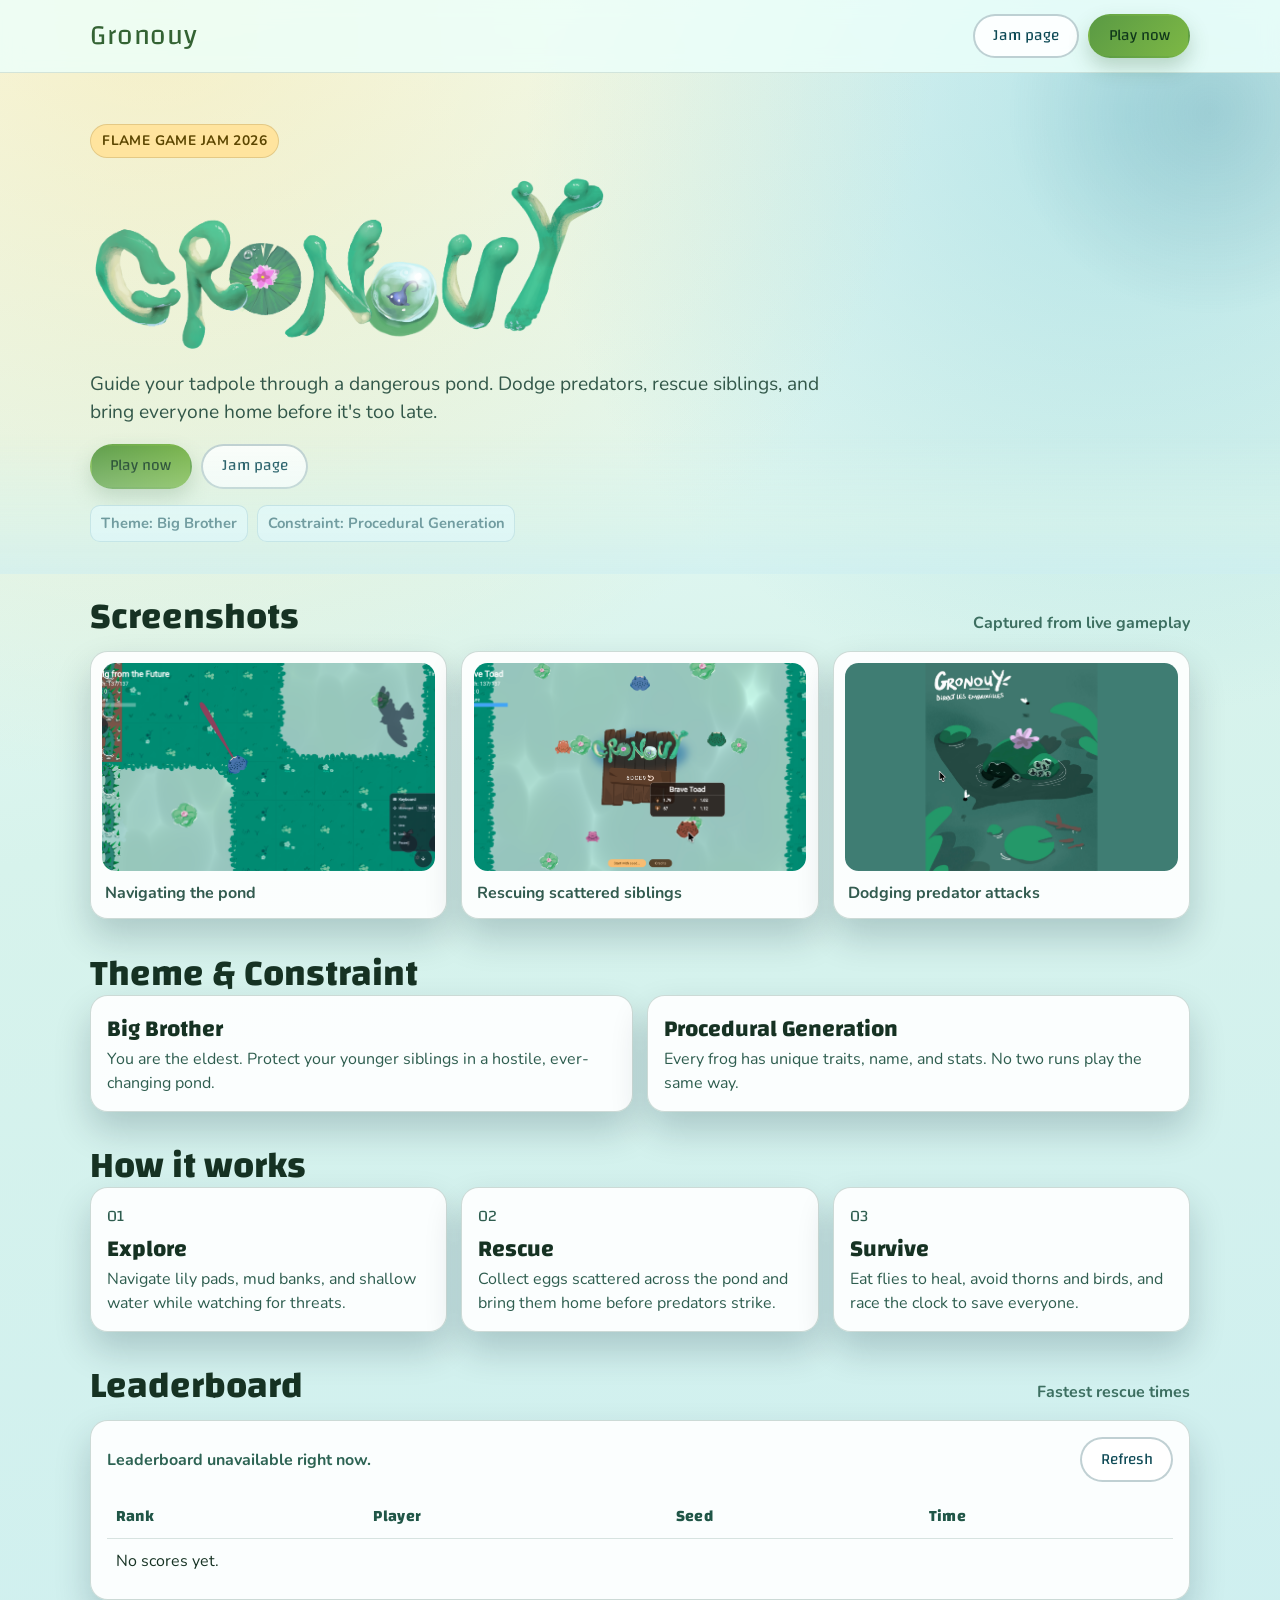
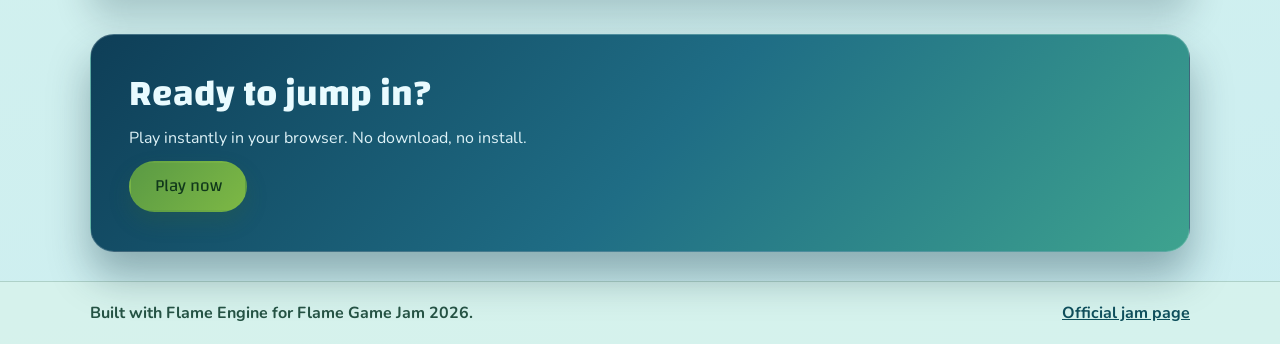
<file: landing/index.html>
<!doctype html>
<html lang="en">
  <head>
    <meta charset="UTF-8" />
    <meta name="viewport" content="width=device-width, initial-scale=1.0" />
    <title>Gronouy: Tadpole's Big Frogger</title>
    <meta
      name="description"
      content="Protect your frog siblings in a hostile pond. A procedural survival roguelite built for Flame Game Jam 2026."
    />
    <link rel="preconnect" href="https://fonts.googleapis.com" />
    <link rel="preconnect" href="https://fonts.gstatic.com" crossorigin />
    <link
      href="https://fonts.googleapis.com/css2?family=Changa:wght@500;700&family=Nunito:wght@400;600;700&display=swap"
      rel="stylesheet"
    />
    <link rel="stylesheet" href="style.css" />
  </head>
  <body>
    <header class="site-header">
      <div class="container header-row">
        <a class="brand" href="./">Gronouy</a>
        <nav class="header-nav" aria-label="Primary navigation">
          <a
            class="btn btn-secondary"
            href="https://itch.io/jam/flame-game-jam-2026"
            target="_blank"
            rel="noopener noreferrer"
            >Jam page</a
          >
          <a class="btn btn-primary" href="play/">Play now</a>
        </nav>
      </div>
    </header>

    <main>
      <section class="hero section-reveal">
        <div class="container hero-grid">
          <div class="hero-content">
            <p class="jam-badge">Flame Game Jam 2026</p>
            <img
              class="hero-title-art"
              src="images/title.png"
              alt="Gronouy: Tadpole's Big Frogger"
              width="2407"
              height="825"
            />
            <p class="hero-copy">
              Guide your tadpole through a dangerous pond. Dodge predators,
              rescue siblings, and bring everyone home before it's too late.
            </p>
            <div class="hero-actions">
              <a class="btn btn-primary" href="play/">Play now</a>
              <a
                class="btn btn-secondary"
                href="https://itch.io/jam/flame-game-jam-2026"
                target="_blank"
                rel="noopener noreferrer"
                >Jam page</a
              >
            </div>
            <div class="hero-meta" aria-label="Game jam choices">
              <span>Theme: Big Brother</span>
              <span>Constraint: Procedural Generation</span>
            </div>
          </div>
        </div>
      </section>

      <section
        class="section section-reveal"
        aria-labelledby="screenshots-title"
      >
        <div class="container">
          <div class="section-head">
            <h2 id="screenshots-title">Screenshots</h2>
            <p>Captured from live gameplay</p>
          </div>
          <div class="screenshots-grid">
            <figure class="panel screenshot-card">
              <img
                class="screenshot-img"
                src="images/screenshot-2.png"
                alt="Navigating the pond at dusk"
                loading="lazy"
                width="1920"
                height="1080"
              />
              <figcaption>Navigating the pond</figcaption>
            </figure>
            <figure class="panel screenshot-card">
              <img
                class="screenshot-img"
                src="images/screenshot-3.png"
                alt="Rescuing siblings scattered around the pond"
                loading="lazy"
                width="1920"
                height="1080"
              />
              <figcaption>Rescuing scattered siblings</figcaption>
            </figure>
            <figure class="panel screenshot-card">
              <img
                class="screenshot-img"
                src="images/screenshot-1.png"
                alt="Dodging a predator attack"
                loading="lazy"
                width="1920"
                height="1080"
              />
              <figcaption>Dodging predator attacks</figcaption>
            </figure>
          </div>
        </div>
      </section>

      <section class="section section-reveal" aria-labelledby="theme-title">
        <div class="container">
          <h2 id="theme-title">Theme &amp; Constraint</h2>
          <div class="info-grid">
            <article class="panel info-card">
              <h3>Big Brother</h3>
              <p>
                You are the eldest. Protect your younger siblings in a hostile,
                ever-changing pond.
              </p>
            </article>
            <article class="panel info-card">
              <h3>Procedural Generation</h3>
              <p>
                Every frog has unique traits, name, and stats. No two runs play
                the same way.
              </p>
            </article>
          </div>
        </div>
      </section>

      <section class="section section-reveal" aria-labelledby="loop-title">
        <div class="container">
          <h2 id="loop-title">How it works</h2>
          <div class="loop-grid">
            <article class="panel loop-step">
              <p class="step-label">01</p>
              <h3>Explore</h3>
              <p>
                Navigate lily pads, mud banks, and shallow water while watching
                for threats.
              </p>
            </article>
            <article class="panel loop-step">
              <p class="step-label">02</p>
              <h3>Rescue</h3>
              <p>
                Collect eggs scattered across the pond and bring them home
                before predators strike.
              </p>
            </article>
            <article class="panel loop-step">
              <p class="step-label">03</p>
              <h3>Survive</h3>
              <p>
                Eat flies to heal, avoid thorns and birds, and race the clock to
                save everyone.
              </p>
            </article>
          </div>
        </div>
      </section>

      <section
        class="section section-reveal"
        aria-labelledby="leaderboard-title"
      >
        <div class="container">
          <div class="section-head">
            <h2 id="leaderboard-title">Leaderboard</h2>
            <p>Fastest rescue times</p>
          </div>
          <div class="panel leaderboard-panel">
            <div class="leaderboard-header">
              <p
                id="leaderboard-status"
                class="leaderboard-status"
                aria-live="polite"
              >
                Loading latest scores...
              </p>
              <button
                id="leaderboard-refresh"
                class="btn btn-secondary"
                type="button"
              >
                Refresh
              </button>
            </div>
            <div class="leaderboard-table-wrap">
              <table class="leaderboard-table">
                <thead>
                  <tr>
                    <th scope="col">Rank</th>
                    <th scope="col">Player</th>
                    <th scope="col">Seed</th>
                    <th scope="col">Time</th>
                  </tr>
                </thead>
                <tbody id="leaderboard-rows">
                  <tr>
                    <td colspan="4">No scores yet.</td>
                  </tr>
                </tbody>
              </table>
            </div>
          </div>
        </div>
      </section>

      <section
        class="section final-cta section-reveal"
        aria-labelledby="cta-title"
      >
        <div class="container cta-shell">
          <h2 id="cta-title">Ready to jump in?</h2>
          <p>Play instantly in your browser. No download, no install.</p>
          <a class="btn btn-primary btn-large" href="play/">Play now</a>
        </div>
      </section>
    </main>

    <footer class="site-footer">
      <div class="container footer-row">
        <p>Built with Flame Engine for Flame Game Jam 2026.</p>
        <a
          href="https://itch.io/jam/flame-game-jam-2026"
          target="_blank"
          rel="noopener noreferrer"
          >Official jam page</a
        >
      </div>
    </footer>
    <script src="leaderboard.js" defer></script>
  </body>
</html>
</file>
<file: landing/style.css>
:root {
  --water-deep: #0e3e57;
  --water-mid: #1f6d85;
  --water-light: #77c8d5;
  --leaf: #5a9a44;
  --leaf-dark: #346334;
  --foam: #e9fbff;
  --sun: #ffd56a;
  --ink: #163223;
  --ink-soft: #33584a;
  --card: rgba(255, 255, 255, 0.9);
  --line: rgba(16, 74, 57, 0.2);
  --shadow: 0 18px 36px rgba(7, 34, 48, 0.2);
}

* {
  box-sizing: border-box;
}

html {
  scroll-behavior: smooth;
}

body {
  margin: 0;
  color: var(--ink);
  font-family: "Nunito", sans-serif;
  line-height: 1.5;
  background:
    radial-gradient(circle at 12% 0%, rgba(255, 213, 106, 0.35), transparent 35%),
    radial-gradient(circle at 88% 6%, rgba(119, 200, 213, 0.45), transparent 28%),
    linear-gradient(170deg, #f4fffb 0%, #d7f3ec 40%, #cceef1 100%);
}

h1,
h2,
h3,
.brand,
.btn {
  font-family: "Changa", sans-serif;
  margin: 0;
}

h1 {
  font-size: clamp(2.1rem, 4.8vw, 3.6rem);
  line-height: 1.05;
}

h2 {
  font-size: clamp(1.65rem, 3.1vw, 2.3rem);
  line-height: 1.12;
}

h3 {
  font-size: clamp(1.2rem, 2.3vw, 1.45rem);
}

p {
  margin: 0;
}

a {
  color: inherit;
}

.container {
  width: min(1100px, 92vw);
  margin: 0 auto;
}

.site-header {
  position: sticky;
  top: 0;
  z-index: 30;
  backdrop-filter: blur(10px);
  background: rgba(236, 255, 251, 0.82);
  border-bottom: 1px solid rgba(22, 50, 35, 0.12);
}

.header-row {
  min-height: 72px;
  display: flex;
  justify-content: space-between;
  align-items: center;
  gap: 0.8rem;
}

.brand {
  text-decoration: none;
  color: var(--leaf-dark);
  letter-spacing: 0.03em;
  font-size: clamp(1.45rem, 2.3vw, 1.75rem);
}

.header-nav {
  display: flex;
  flex-wrap: wrap;
  justify-content: flex-end;
  gap: 0.55rem;
}

.btn {
  display: inline-flex;
  align-items: center;
  justify-content: center;
  min-height: 44px;
  border-radius: 999px;
  text-decoration: none;
  font-size: 0.98rem;
  line-height: 1;
  padding: 0.78rem 1.15rem;
  border: 2px solid transparent;
  transition: transform 0.22s ease, box-shadow 0.22s ease, background-color 0.22s ease, color 0.22s ease;
}

.btn:hover {
  transform: translateY(-2px);
}

.btn-primary {
  background: linear-gradient(130deg, var(--leaf) 0%, #7db845 100%);
  color: #10381b;
  box-shadow: 0 10px 20px rgba(52, 99, 52, 0.25);
}

.btn-secondary {
  background: rgba(255, 255, 255, 0.85);
  color: #0e4a56;
  border-color: rgba(14, 74, 86, 0.26);
}

.btn-large {
  font-size: 1.08rem;
  padding: 0.94rem 1.45rem;
}

.section {
  padding: 1.2rem 0 0.7rem;
}

.hero {
  padding: clamp(2.4rem, 4vw, 3.9rem) 0 clamp(1.4rem, 2.5vw, 2.2rem);
  position: relative;
  overflow: hidden;
}

.hero::before,
.hero::after {
  content: "";
  position: absolute;
  pointer-events: none;
}

.hero::before {
  width: 420px;
  height: 420px;
  right: -140px;
  top: -170px;
  background: radial-gradient(circle, rgba(31, 109, 133, 0.2) 0%, rgba(31, 109, 133, 0) 68%);
  animation: drift 11s ease-in-out infinite;
}

.hero::after {
  left: 0;
  right: 0;
  height: 140px;
  bottom: -1px;
  background: linear-gradient(
    to bottom,
    rgba(215, 243, 236, 0) 0%,
    rgba(215, 243, 236, 0.48) 62%,
    rgba(204, 238, 241, 0.58) 100%
  );
  animation: none;
}

.hero-grid {
  display: grid;
  gap: 1rem;
}

.hero-content {
  max-width: 760px;
  display: grid;
  gap: 0.95rem;
}

.jam-badge {
  width: fit-content;
  padding: 0.34rem 0.7rem;
  border-radius: 999px;
  background: color-mix(in srgb, var(--sun) 65%, white 35%);
  border: 1px solid rgba(89, 66, 0, 0.16);
  color: #5c4600;
  font-weight: 700;
  font-size: 0.86rem;
  letter-spacing: 0.03em;
  text-transform: uppercase;
}

.hero-copy {
  font-size: clamp(1rem, 1.5vw, 1.2rem);
  color: var(--ink-soft);
  max-width: 64ch;
}

.hero-actions {
  display: flex;
  flex-wrap: wrap;
  gap: 0.6rem;
}

.hero-meta {
  display: flex;
  flex-wrap: wrap;
  gap: 0.55rem;
}

.hero-meta span {
  background: rgba(233, 251, 255, 0.88);
  border: 1px solid rgba(31, 109, 133, 0.24);
  color: #144d5a;
  padding: 0.38rem 0.62rem;
  border-radius: 0.62rem;
  font-weight: 700;
  font-size: 0.92rem;
}

.section-head {
  display: flex;
  justify-content: space-between;
  align-items: baseline;
  flex-wrap: wrap;
  gap: 0.55rem;
  margin-bottom: 0.8rem;
}

.section-head p {
  color: #3d6f61;
  font-weight: 700;
}

.panel {
  background: var(--card);
  border: 1px solid var(--line);
  border-radius: 1.1rem;
  box-shadow: var(--shadow);
}

.screenshots-grid,
.info-grid,
.loop-grid {
  display: grid;
  gap: 0.9rem;
}

.screenshots-grid {
  grid-template-columns: 1fr;
}

.screenshot-card {
  margin: 0;
  padding: 0.7rem;
}

.screenshot-img {
  width: 100%;
  height: auto;
  aspect-ratio: 16 / 10;
  object-fit: cover;
  border-radius: 0.85rem;
  display: block;
}

.hero-title-art {
  width: min(100%, 520px);
  height: auto;
  display: block;
}

figcaption {
  padding: 0.62rem 0.2rem 0.15rem;
  color: #325b4f;
  font-weight: 700;
}

.info-grid,
.loop-grid {
  grid-template-columns: 1fr;
}

.leaderboard-panel {
  padding: 1rem;
}

.leaderboard-header {
  display: flex;
  justify-content: space-between;
  align-items: center;
  gap: 0.65rem;
  flex-wrap: wrap;
  margin-bottom: 0.75rem;
}

.leaderboard-status {
  color: #2d6353;
  font-weight: 700;
}

.leaderboard-table-wrap {
  overflow-x: auto;
}

.leaderboard-table {
  width: 100%;
  border-collapse: collapse;
  min-width: 420px;
}

.leaderboard-table th,
.leaderboard-table td {
  text-align: left;
  padding: 0.62rem 0.55rem;
  border-bottom: 1px solid rgba(16, 74, 57, 0.15);
}

.leaderboard-table th {
  color: #205647;
  font-family: "Changa", sans-serif;
  letter-spacing: 0.02em;
}

.leaderboard-table tbody tr:last-child td {
  border-bottom: 0;
}

.info-card,
.loop-step {
  padding: 1rem;
  transition: transform 0.25s ease, box-shadow 0.25s ease;
}

.info-card p,
.loop-step p {
  color: #2e5d4f;
}

.step-label {
  font-family: "Changa", sans-serif;
  color: var(--water-mid);
  margin-bottom: 0.25rem;
}

.final-cta {
  padding-bottom: 1.8rem;
}

.cta-shell {
  background: linear-gradient(132deg, var(--water-deep) 0%, var(--water-mid) 52%, #3ea38f 100%);
  color: var(--foam);
  border-radius: 1.5rem;
  border: 1px solid rgba(255, 255, 255, 0.2);
  box-shadow: 0 24px 40px rgba(11, 47, 59, 0.35);
  padding: clamp(1.3rem, 3.1vw, 2.4rem);
  display: grid;
  justify-items: start;
  gap: 0.7rem;
}

.cta-shell p {
  color: rgba(233, 251, 255, 0.95);
}

.site-footer {
  border-top: 1px solid rgba(16, 74, 57, 0.2);
  padding: 1.2rem 0;
  background: rgba(219, 244, 236, 0.65);
}

.footer-row {
  display: flex;
  flex-wrap: wrap;
  gap: 0.8rem;
  justify-content: space-between;
  align-items: center;
}

.footer-row p {
  font-weight: 700;
  color: #255344;
}

.footer-row a {
  color: #0f4f5c;
  font-weight: 700;
}

.section-reveal {
  animation: rise-in 0.55s ease both;
}

.section-reveal:nth-of-type(2) {
  animation-delay: 0.08s;
}

.section-reveal:nth-of-type(3) {
  animation-delay: 0.14s;
}

.section-reveal:nth-of-type(4) {
  animation-delay: 0.2s;
}

.section-reveal:nth-of-type(5) {
  animation-delay: 0.26s;
}

.section-reveal:nth-of-type(6) {
  animation-delay: 0.32s;
}

.panel:hover,
.btn:hover {
  box-shadow: 0 14px 28px rgba(12, 61, 56, 0.24);
}

.info-card:hover,
.loop-step:hover {
  transform: translateY(-4px);
}

.btn:focus-visible,
a:focus-visible {
  outline: 3px solid rgba(7, 114, 126, 0.52);
  outline-offset: 2px;
}

@keyframes rise-in {
  from {
    opacity: 0;
    transform: translateY(10px);
  }
  to {
    opacity: 1;
    transform: translateY(0);
  }
}

@keyframes drift {
  0%,
  100% {
    transform: translate3d(0, 0, 0);
  }
  50% {
    transform: translate3d(0, 8px, 0);
  }
}

@media (min-width: 720px) {
  .screenshots-grid,
  .info-grid {
    grid-template-columns: repeat(2, minmax(0, 1fr));
  }

  .loop-grid {
    grid-template-columns: repeat(3, minmax(0, 1fr));
  }

}

@media (min-width: 1024px) {
  .hero-content {
    gap: 1.05rem;
  }

  .screenshots-grid {
    grid-template-columns: repeat(3, minmax(0, 1fr));
  }

  .section {
    padding-top: 1.45rem;
  }
}

@media (max-width: 520px) {
  .header-row {
    min-height: 82px;
    align-items: flex-start;
    padding: 0.65rem 0;
  }

  .brand {
    margin-top: 0.42rem;
  }
}

@media (prefers-reduced-motion: reduce) {
  html {
    scroll-behavior: auto;
  }

  *,
  *::before,
  *::after {
    animation: none !important;
    transition: none !important;
  }
}
</file>
